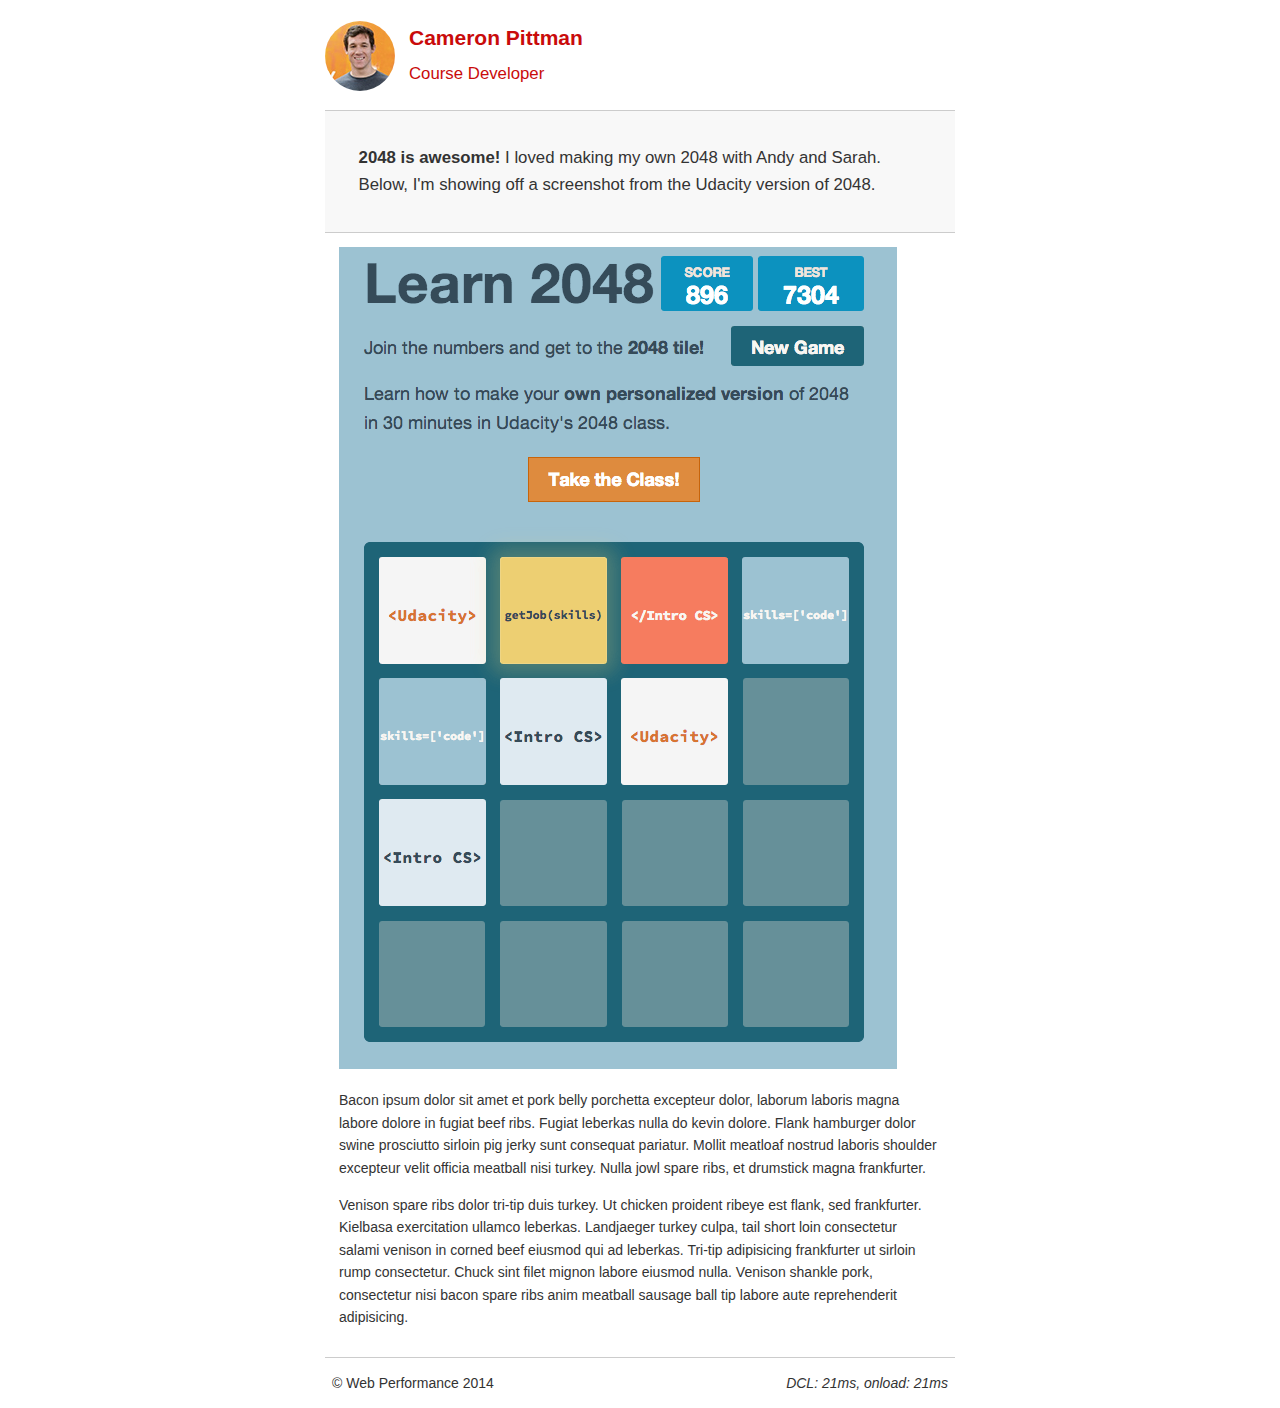
<file: project-2048.html>
<!DOCTYPE html>
<html lang="en">
  <head>
    <meta charset="utf-8">
    <meta name="viewport" content="width=device-width, initial-scale=1">
    <meta name="description" content=" FILL ME IN ">
    <meta name="author" content=" FILL ME IN ">
    <title>Cameron Pittman: Portfolio</title>

    <!-- Hmm, what is the impact of web fonts on speed? Measure it... -->
    <!-- <link href="//fonts.googleapis.com/css?family=Open+Sans:400,700" rel="stylesheet"> -->

    <link href="css/style.css" rel="stylesheet">
    <link href="css/print.css" rel="stylesheet">

    <script>
      (function(w,g){w['GoogleAnalyticsObject']=g;
      w[g]=w[g]||function(){(w[g].q=w[g].q||[]).push(arguments)};w[g].l=1*new Date();})(window,'ga');

      // Optional TODO: replace with your Google Analytics profile ID.
      ga('create', 'UA-XXXX-Y');
      ga('send', 'pageview');
    </script>
    <script src="//www.google-analytics.com/analytics.js"></script>
    <script src="js/perfmatters.js"></script>
  </head>

  <body>
    <header>
      <a href="/"><img src="img/profilepic.jpg"></a>
      <p>Cameron Pittman<br><span>Course Developer</span></p>
    </header>

    <div class="container">
      <div class="hero">
        <strong>2048 is awesome!</strong> I loved making my own 2048 with Andy and Sarah. Below, I'm showing off a screenshot from the Udacity version of 2048.
      </div>

      <div class="content">

        <img class="img-responsive" src="img/2048.png">

        <p>Bacon ipsum dolor sit amet et pork belly porchetta excepteur dolor, laborum laboris magna labore dolore in fugiat beef ribs. Fugiat leberkas nulla do kevin dolore. Flank hamburger dolor swine prosciutto sirloin pig jerky sunt consequat pariatur. Mollit meatloaf nostrud laboris shoulder excepteur velit officia meatball nisi turkey. Nulla jowl spare ribs, et drumstick magna frankfurter.</p>

        <p>Venison spare ribs dolor tri-tip duis turkey. Ut chicken proident ribeye est flank, sed frankfurter. Kielbasa exercitation ullamco leberkas. Landjaeger turkey culpa, tail short loin consectetur salami venison in corned beef eiusmod qui ad leberkas. Tri-tip adipisicing frankfurter ut sirloin rump consectetur. Chuck sint filet mignon labore eiusmod nulla. Venison shankle pork, consectetur nisi bacon spare ribs anim meatball sausage ball tip labore aute reprehenderit adipisicing.</p>

    </div>

    <footer>
      <p>&copy; Web Performance 2014 <span id="crp-stats"></span></p>
    </footer>
  </body>
</html>
</file>
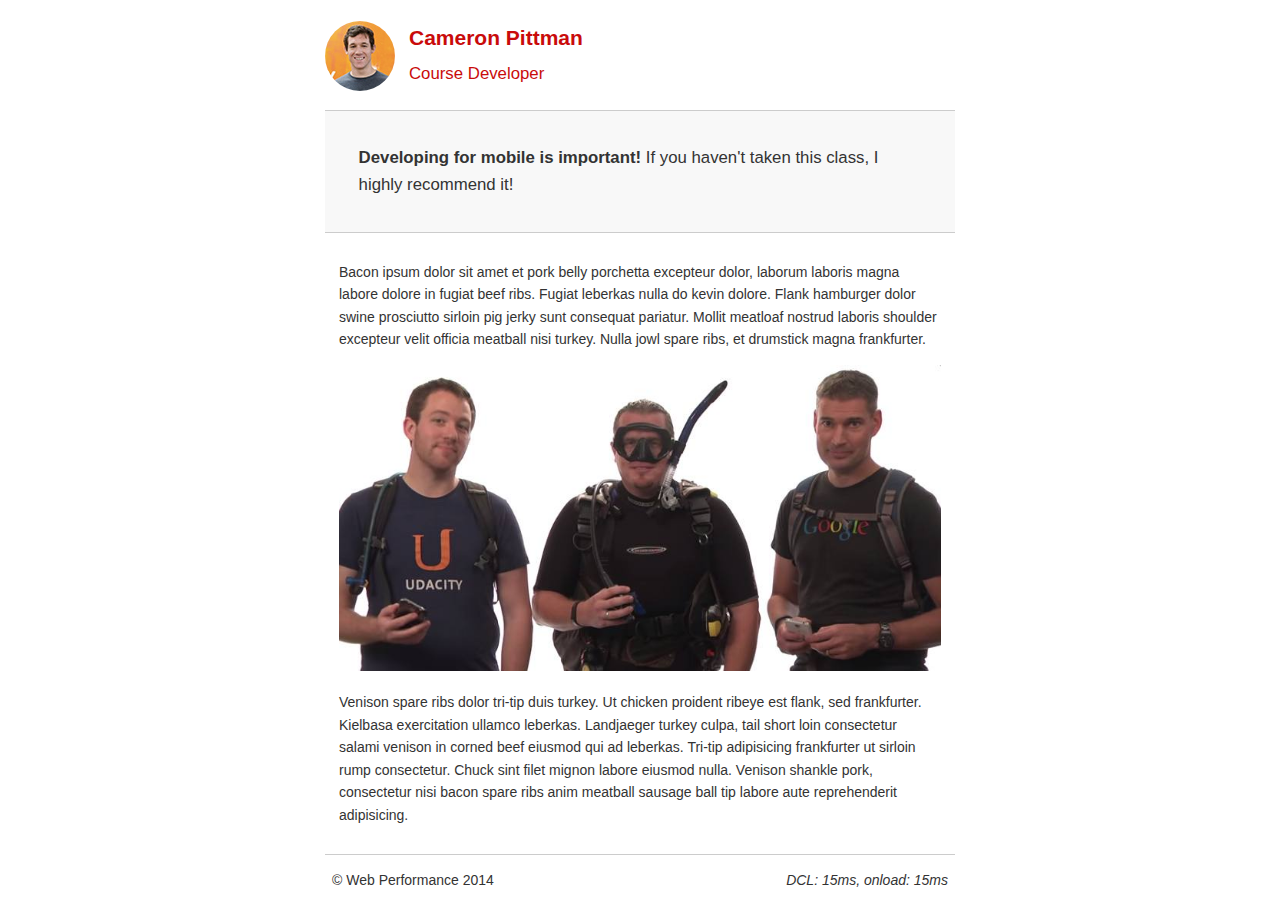
<file: project-mobile.html>
<!DOCTYPE html>
<html lang="en">
  <head>
    <meta charset="utf-8">
    <meta name="viewport" content="width=device-width, initial-scale=1">
    <meta name="description" content=" FILL ME IN ">
    <meta name="author" content=" FILL ME IN ">
    <title>Cameron Pitman: Portfolio</title>

    <!-- Hmm, what is the impact of web fonts on speed? Measure it... -->
    <!-- <link href="//fonts.googleapis.com/css?family=Open+Sans:400,700" rel="stylesheet"> -->

    <link href="css/style.css" rel="stylesheet">
    <link href="css/print.css" rel="stylesheet">

    <script>
      (function(w,g){w['GoogleAnalyticsObject']=g;
      w[g]=w[g]||function(){(w[g].q=w[g].q||[]).push(arguments)};w[g].l=1*new Date();})(window,'ga');

      // Optional TODO: replace with your Google Analytics profile ID.
      ga('create', 'UA-XXXX-Y');
      ga('send', 'pageview');
    </script>
    <script src="http://www.google-analytics.com/analytics.js"></script>
    <script async src="js/perfmatters.js"></script>
  </head>

  <body>
    <header>
      <a href="/"><img src="img/profilepic.jpg"></a>
      <p>Cameron Pittman<br><span>Course Developer</span></p>
    </header>

    <div class="container">
      <div class="hero">
        <strong>Developing for mobile is important!</strong> If you haven't taken this class, I highly recommend it!
      </div>

      <div class="content">

        <p>Bacon ipsum dolor sit amet et pork belly porchetta excepteur dolor, laborum laboris magna labore dolore in fugiat beef ribs. Fugiat leberkas nulla do kevin dolore. Flank hamburger dolor swine prosciutto sirloin pig jerky sunt consequat pariatur. Mollit meatloaf nostrud laboris shoulder excepteur velit officia meatball nisi turkey. Nulla jowl spare ribs, et drumstick magna frankfurter.</p>

        <img src="img/mobilewebdev.jpg">

        <p>Venison spare ribs dolor tri-tip duis turkey. Ut chicken proident ribeye est flank, sed frankfurter. Kielbasa exercitation ullamco leberkas. Landjaeger turkey culpa, tail short loin consectetur salami venison in corned beef eiusmod qui ad leberkas. Tri-tip adipisicing frankfurter ut sirloin rump consectetur. Chuck sint filet mignon labore eiusmod nulla. Venison shankle pork, consectetur nisi bacon spare ribs anim meatball sausage ball tip labore aute reprehenderit adipisicing.</p>

    </div>

    <footer>
      <p>&copy; Web Performance 2014 <span id="crp-stats"></span></p>
    </footer>
  </body>
</html>
</file>
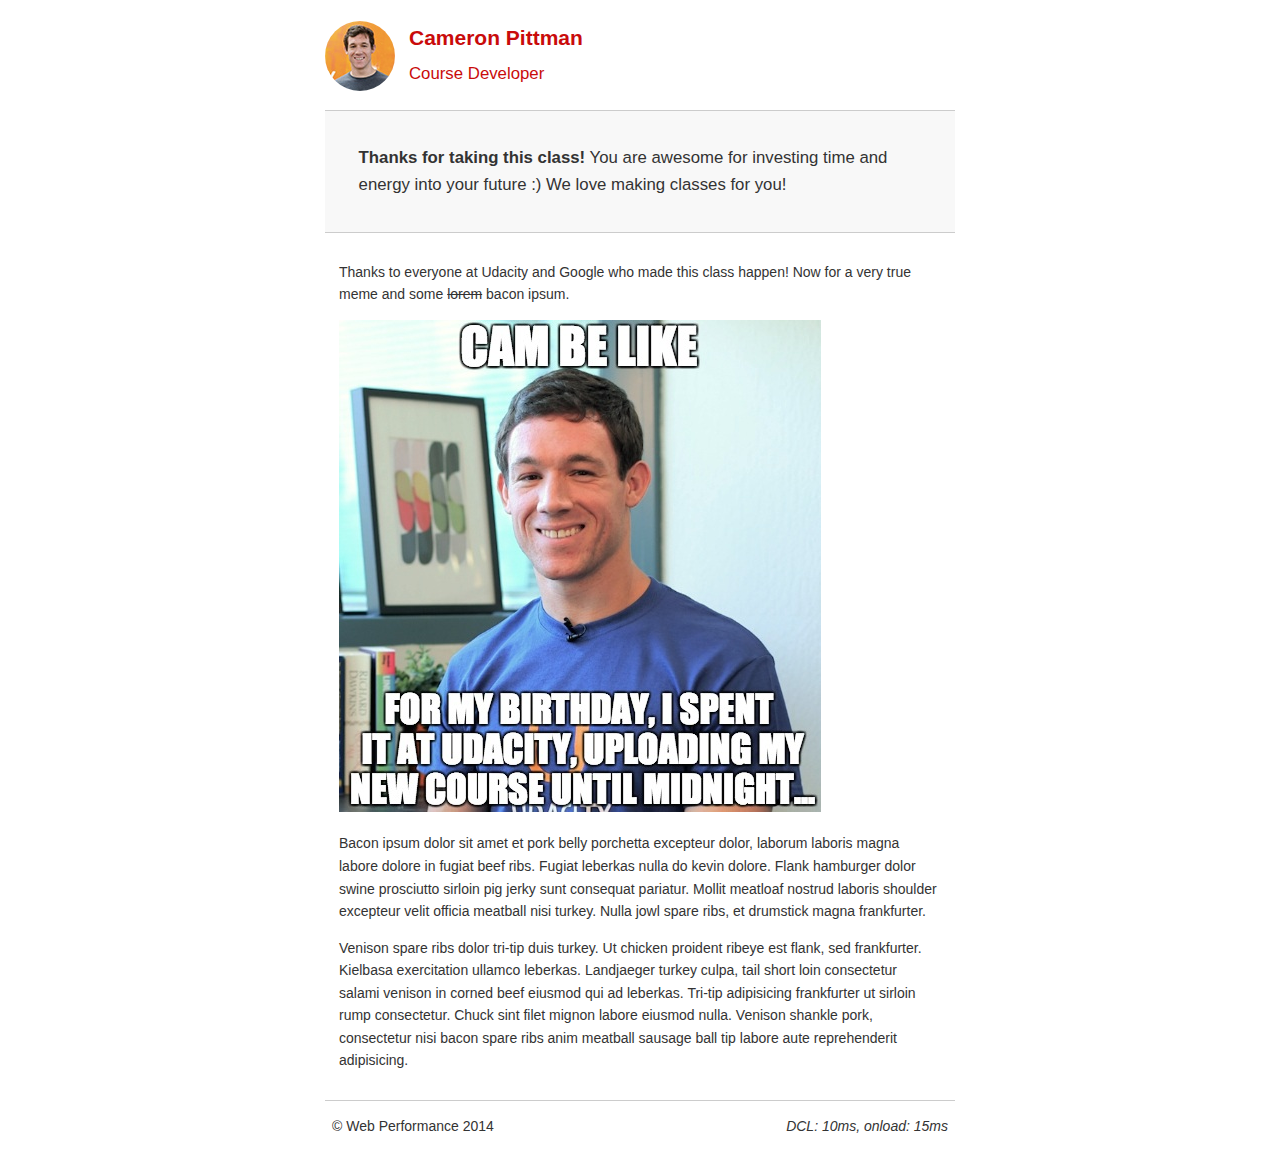
<file: project-webperf.html>
<!DOCTYPE html>
<html lang="en">
  <head>
    <meta charset="utf-8">
    <meta name="viewport" content="width=device-width, initial-scale=1">
    <meta name="description" content=" FILL ME IN ">
    <meta name="author" content=" FILL ME IN ">
    <title>Cameron Pittman: Portfolio</title>

    <!-- Hmm, what is the impact of web fonts on speed? Measure it... -->
    <!-- <link href="//fonts.googleapis.com/css?family=Open+Sans:400,700" rel="stylesheet"> -->

    <link href="css/style.css" rel="stylesheet">
    <link href="css/print.css" rel="stylesheet">

    <script>
      (function(w,g){w['GoogleAnalyticsObject']=g;
      w[g]=w[g]||function(){(w[g].q=w[g].q||[]).push(arguments)};w[g].l=1*new Date();})(window,'ga');

      // Optional TODO: replace with your Google Analytics profile ID.
      ga('create', 'UA-XXXX-Y');
      ga('send', 'pageview');
    </script>
    <script src="http://www.google-analytics.com/analytics.js"></script>
    <script async src="js/perfmatters.js"></script>
  </head>

  <body>
    <header>
      <a href="/"><img src="img/profilepic.jpg"></a>
      <p>Cameron Pittman<br><span>Course Developer</span></p>
    </header>

    <div class="container">
      <div class="hero">
        <strong>Thanks for taking this class!</strong> You are awesome for investing time and energy into your future :) We love making classes for you!
      </div>

      <div class="content">

        <p>Thanks to everyone at Udacity and Google who made this class happen! Now for a very true meme and some <strike>lorem</strike> bacon ipsum.</p>

        <img src="img/cam_be_like.jpg">

        <p>Bacon ipsum dolor sit amet et pork belly porchetta excepteur dolor, laborum laboris magna labore dolore in fugiat beef ribs. Fugiat leberkas nulla do kevin dolore. Flank hamburger dolor swine prosciutto sirloin pig jerky sunt consequat pariatur. Mollit meatloaf nostrud laboris shoulder excepteur velit officia meatball nisi turkey. Nulla jowl spare ribs, et drumstick magna frankfurter.</p>

        <p>Venison spare ribs dolor tri-tip duis turkey. Ut chicken proident ribeye est flank, sed frankfurter. Kielbasa exercitation ullamco leberkas. Landjaeger turkey culpa, tail short loin consectetur salami venison in corned beef eiusmod qui ad leberkas. Tri-tip adipisicing frankfurter ut sirloin rump consectetur. Chuck sint filet mignon labore eiusmod nulla. Venison shankle pork, consectetur nisi bacon spare ribs anim meatball sausage ball tip labore aute reprehenderit adipisicing.</p>

    </div>

    <footer>
      <p>&copy; Web Performance 2014 <span id="crp-stats"></span></p>
    </footer>
  </body>
</html>
</file>
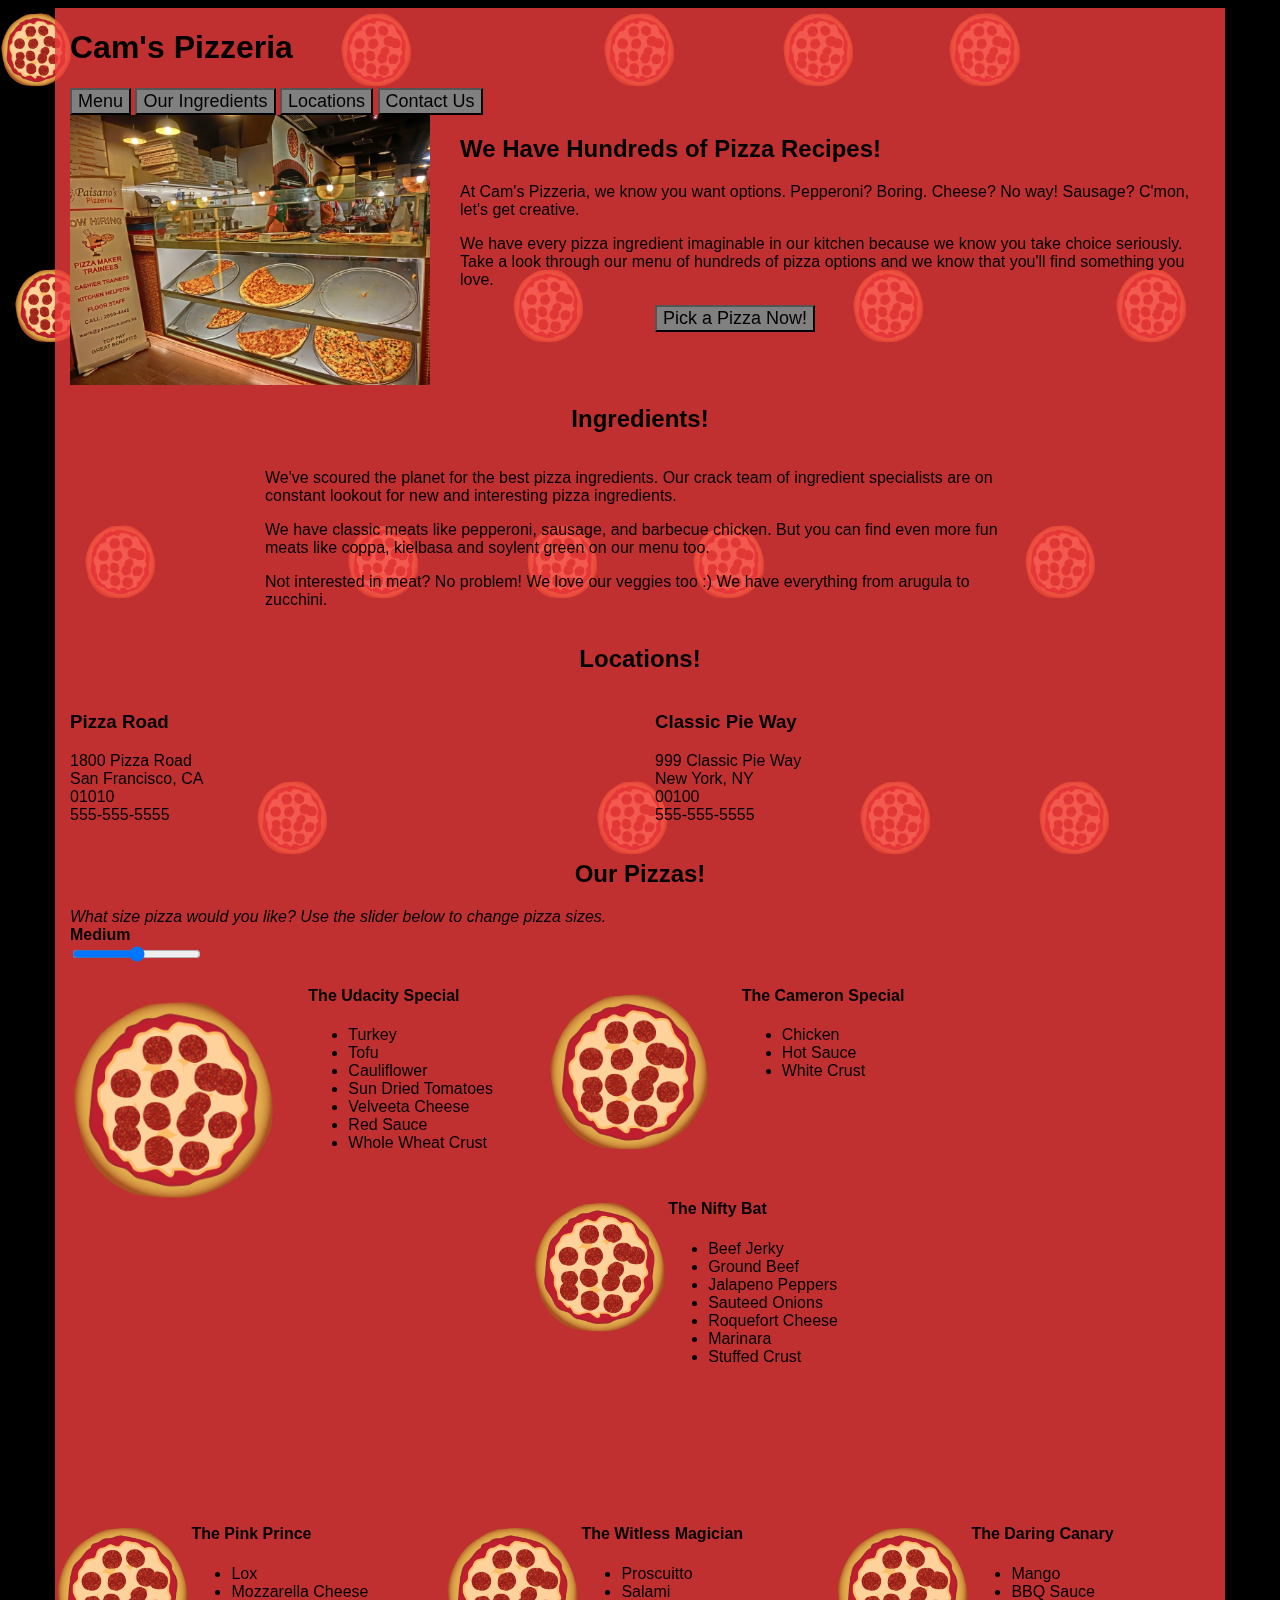
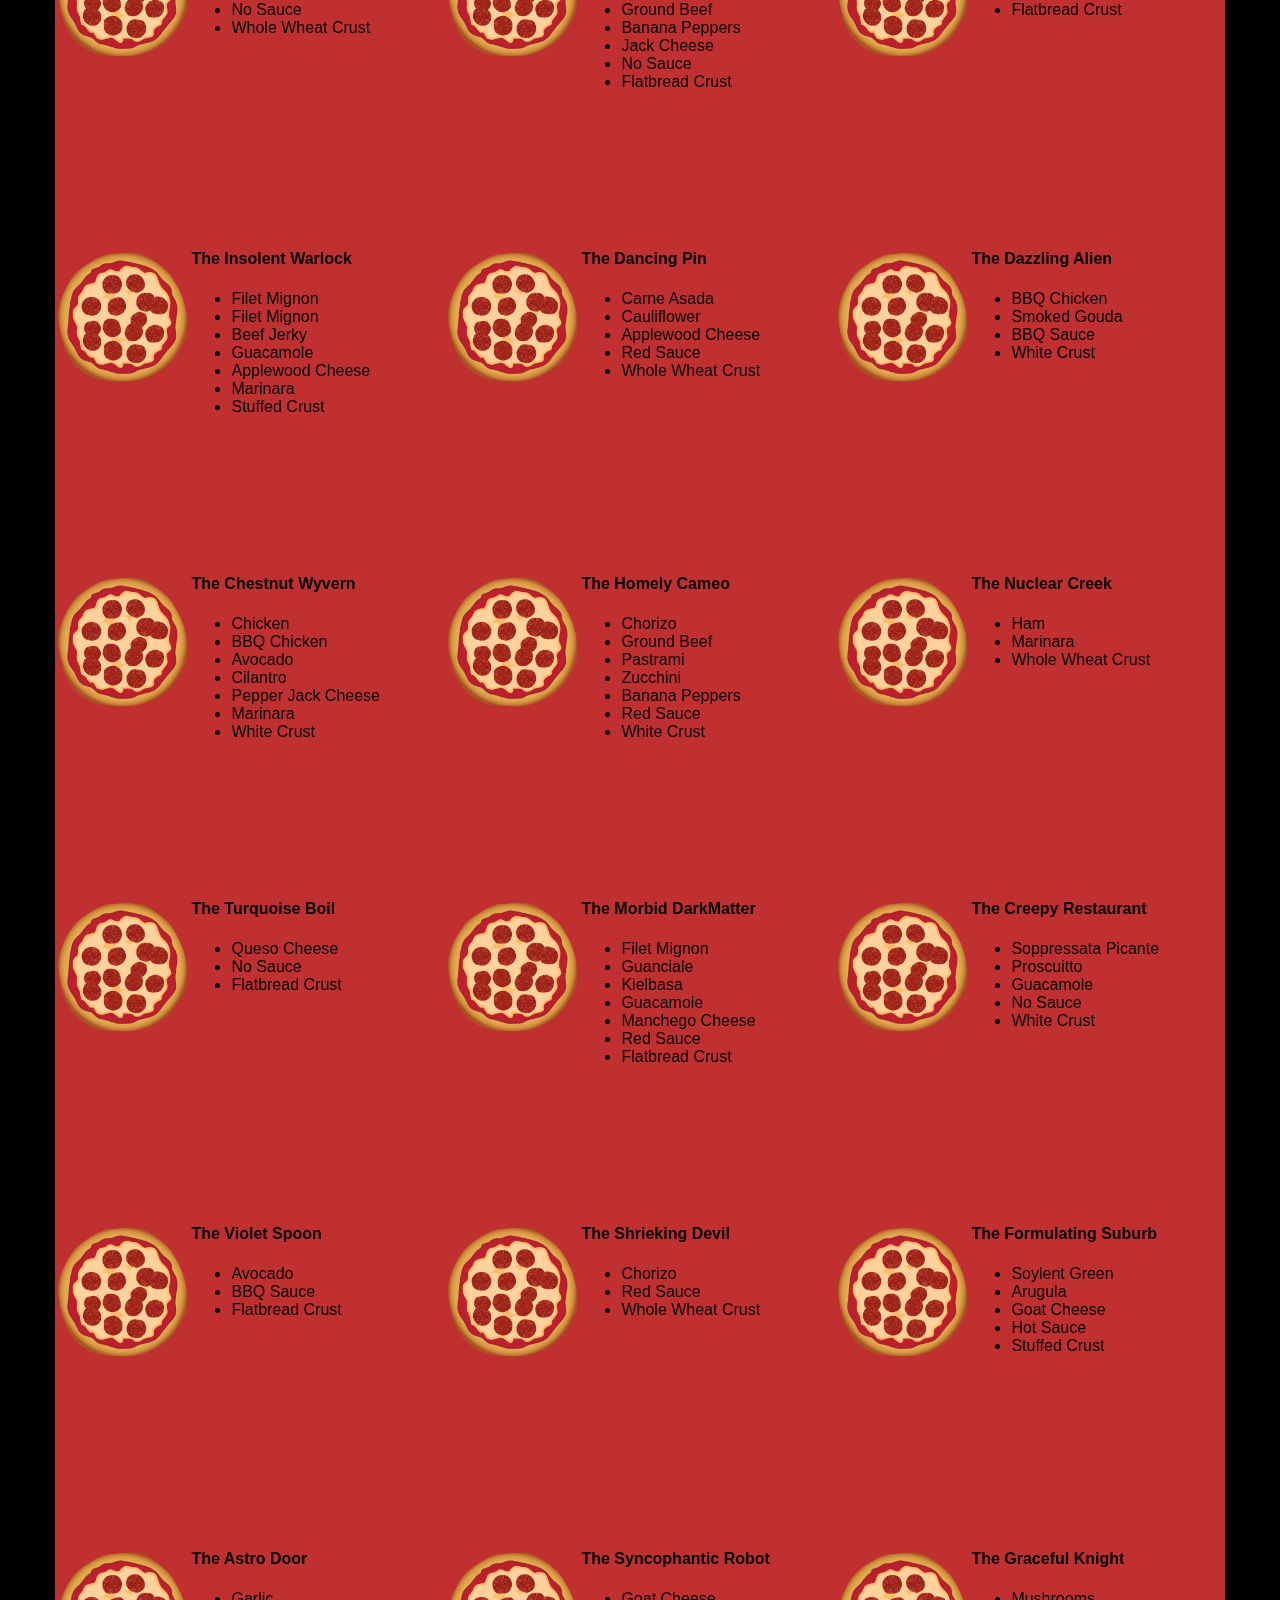
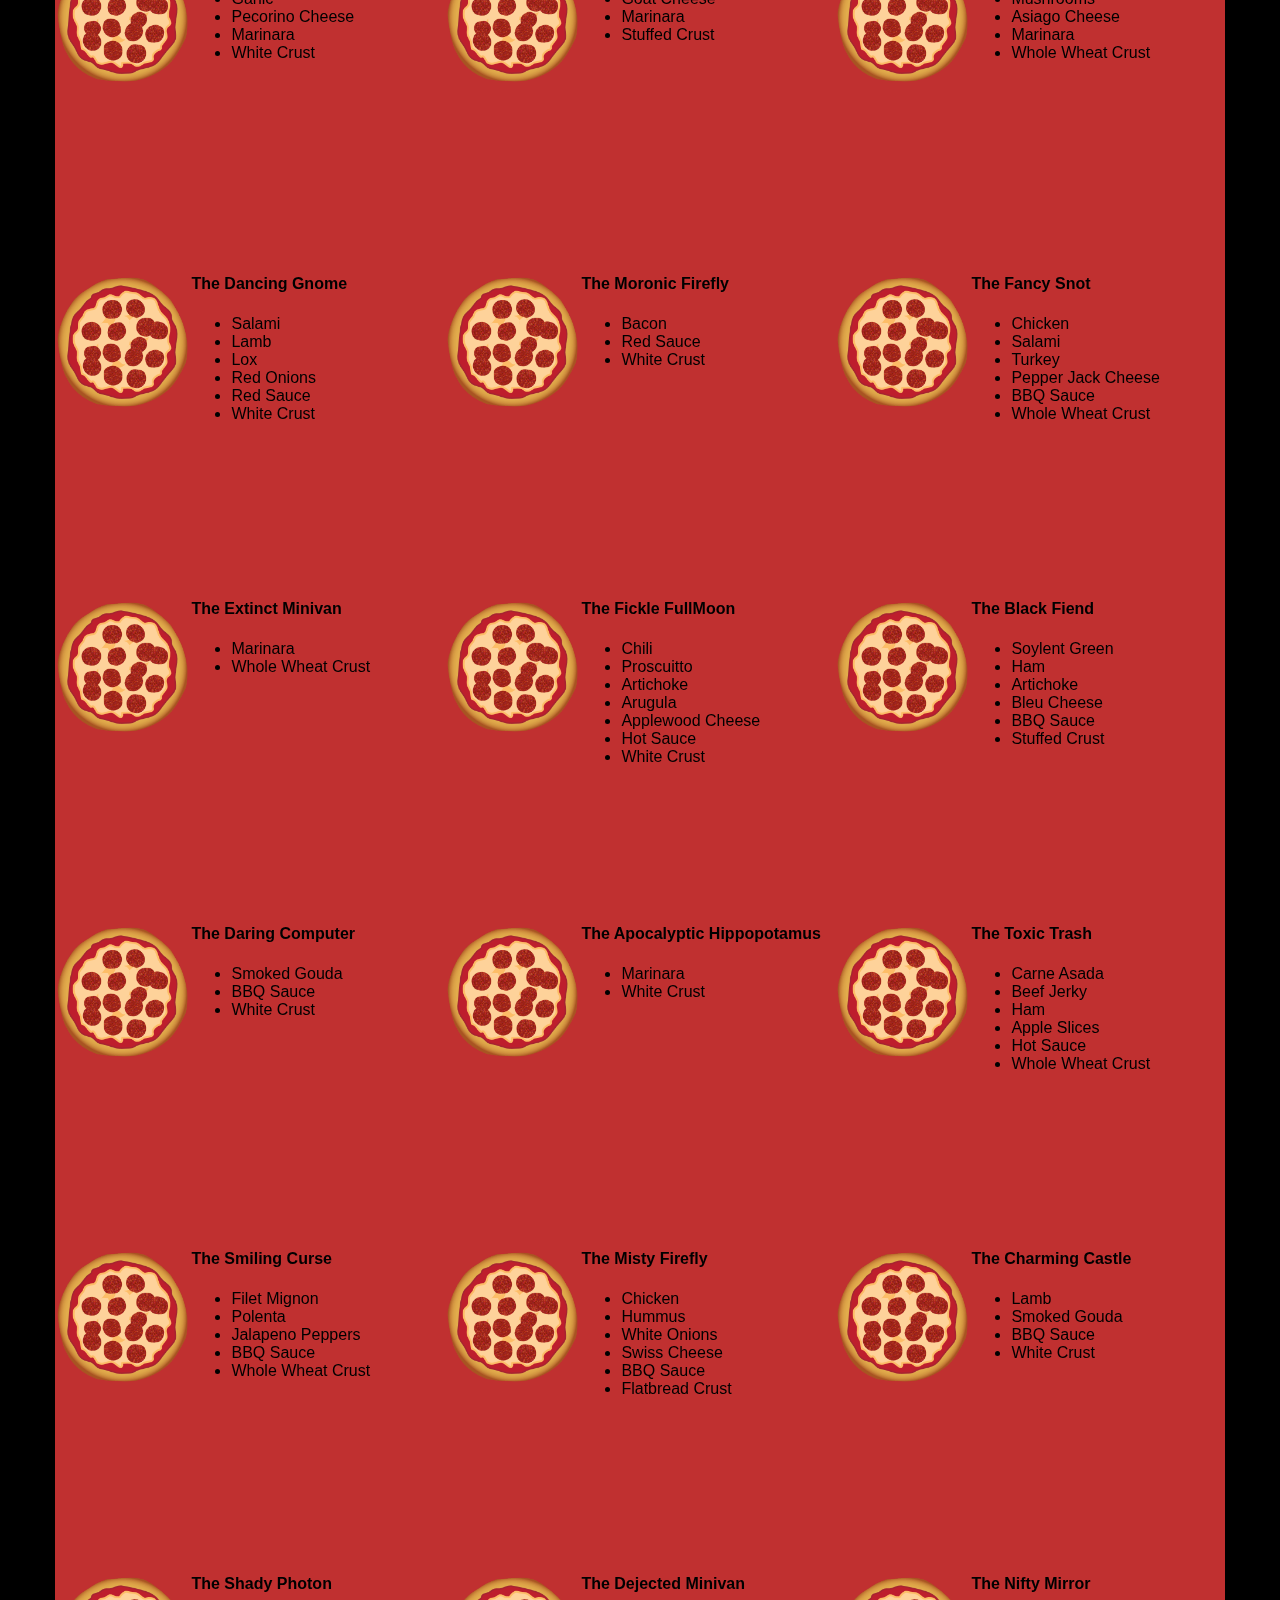
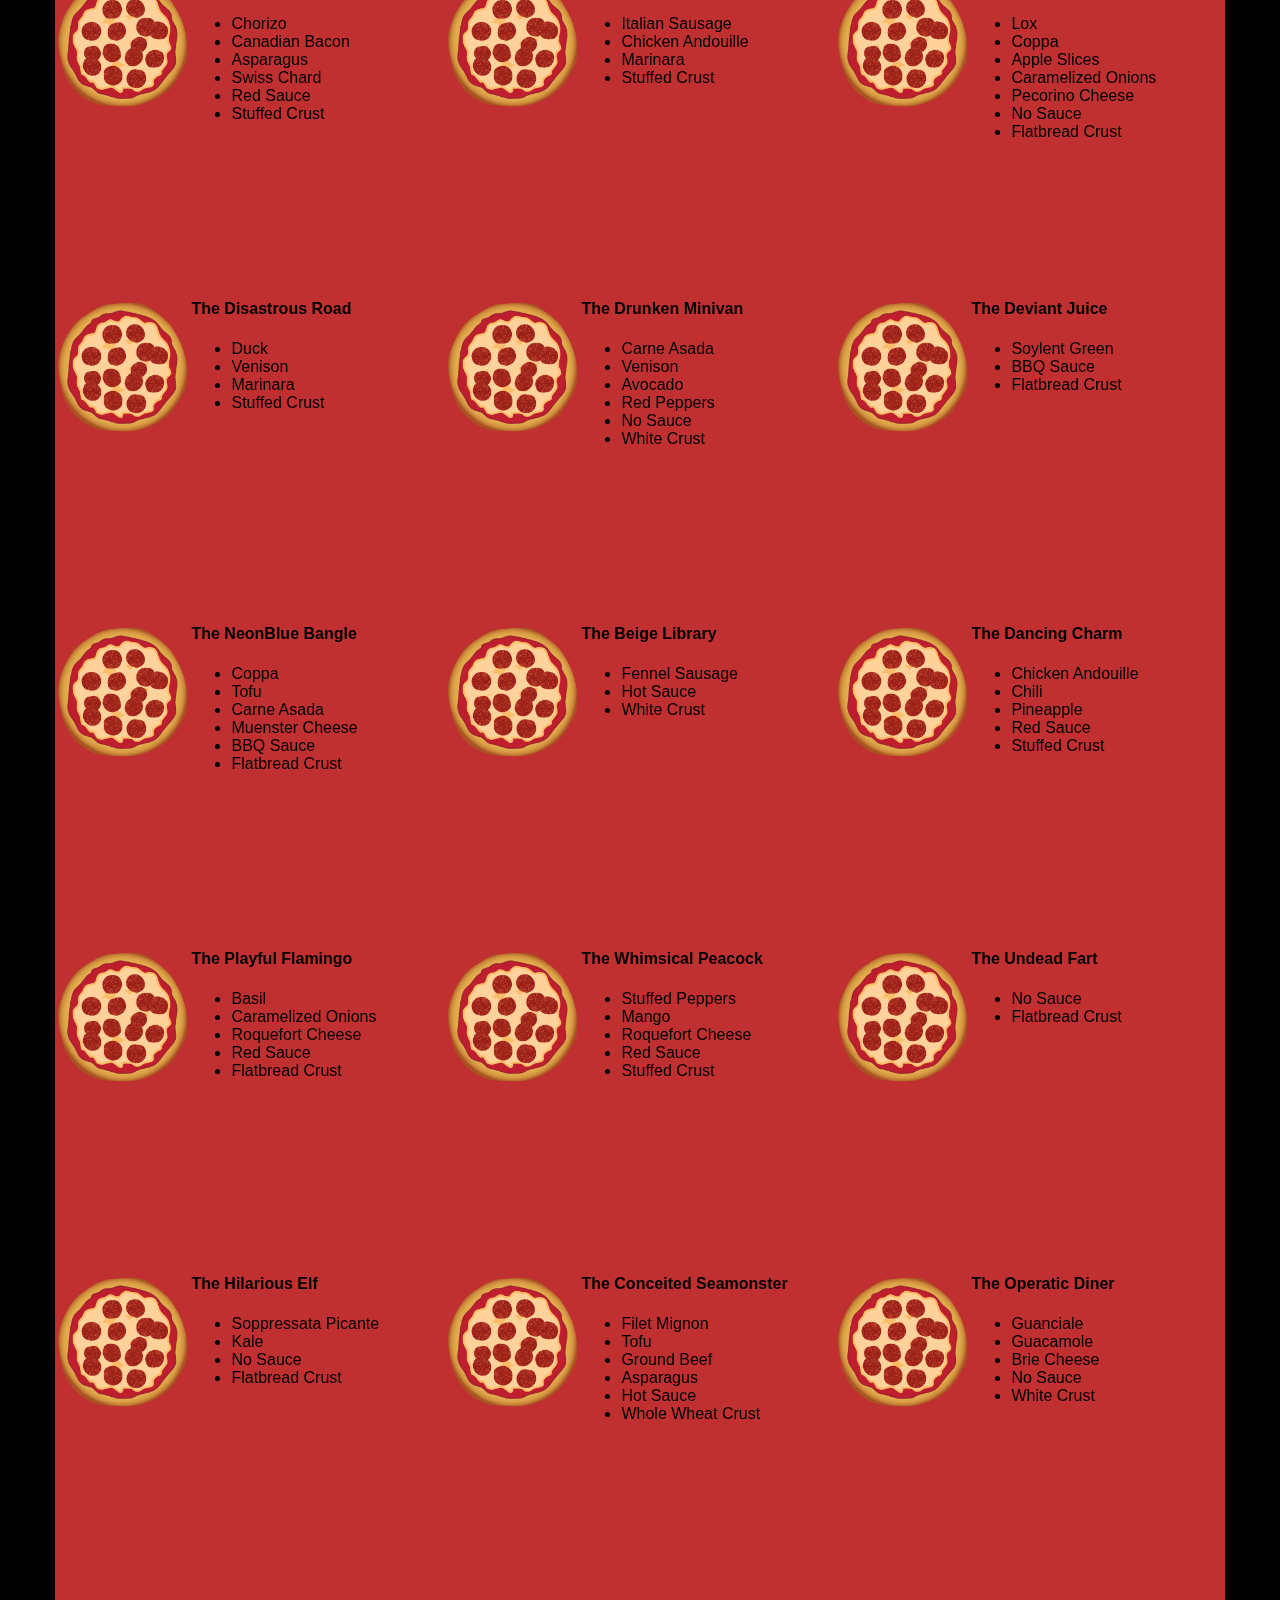
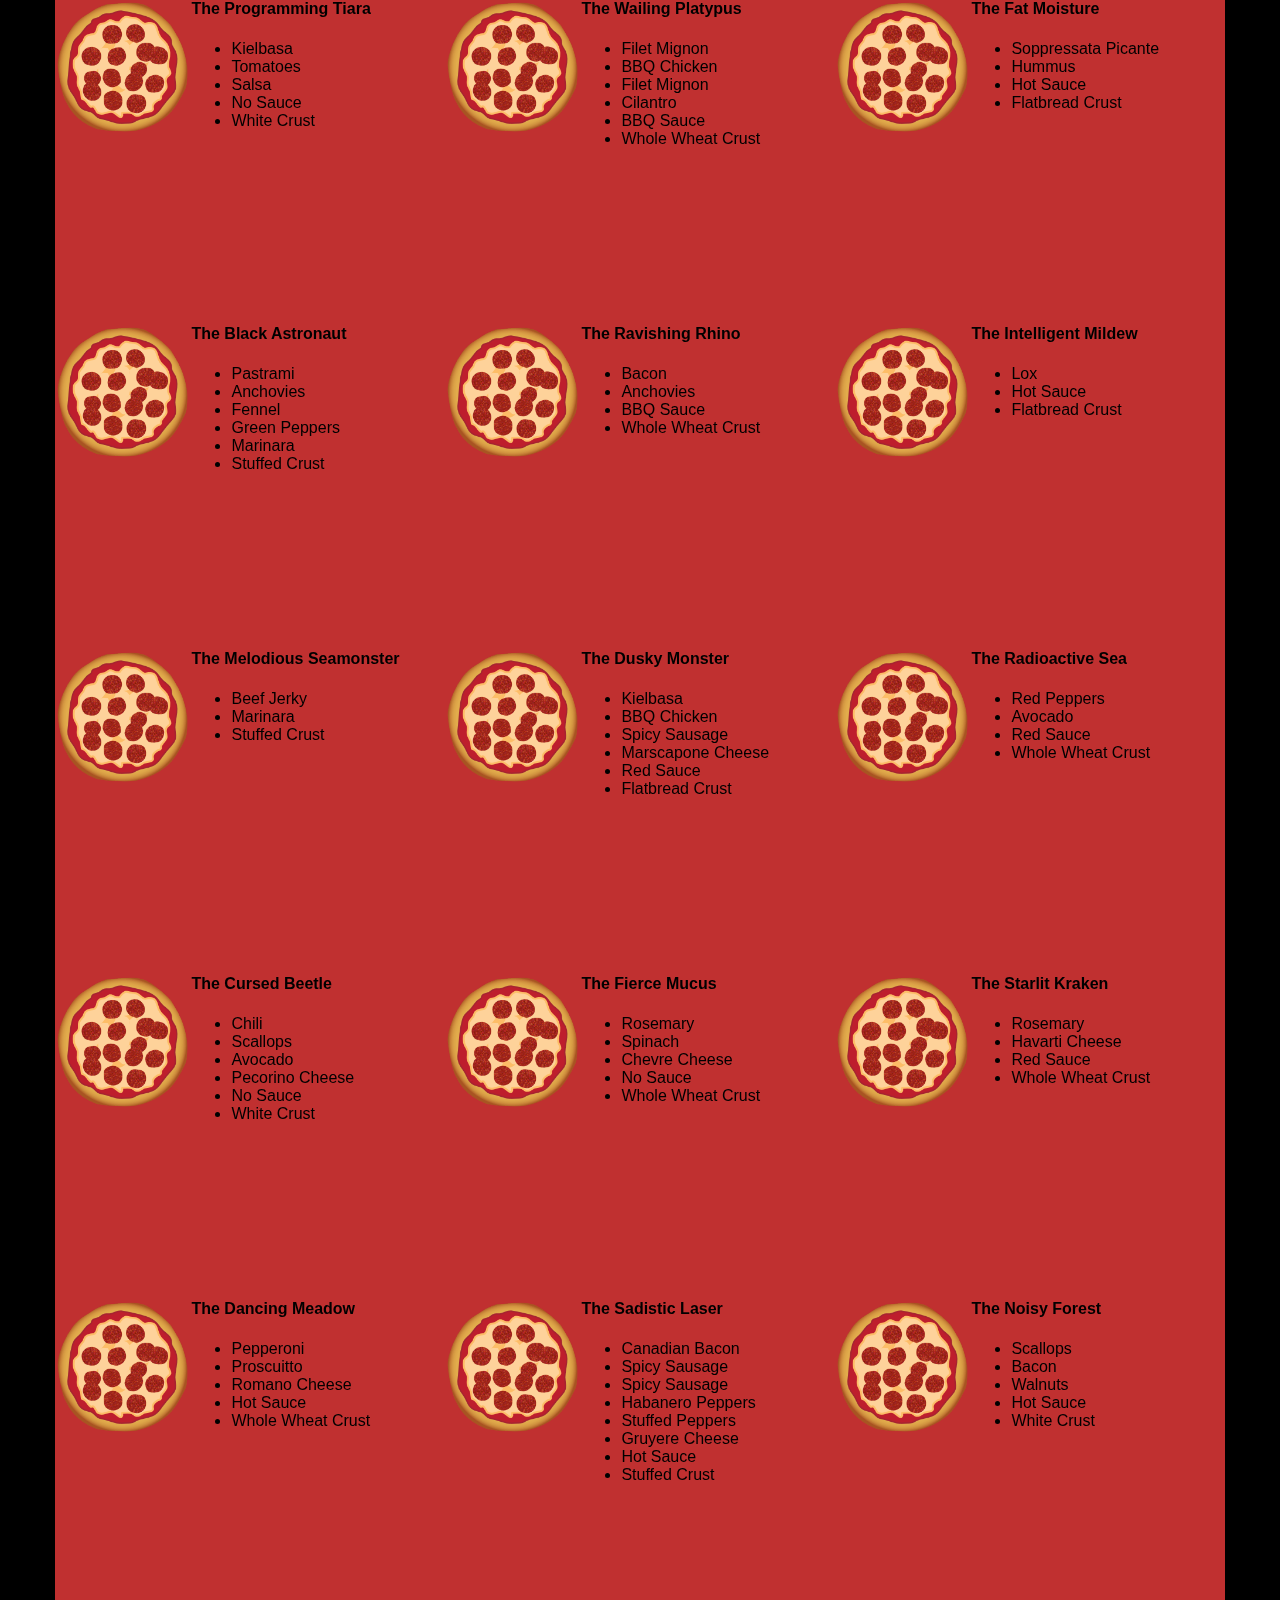
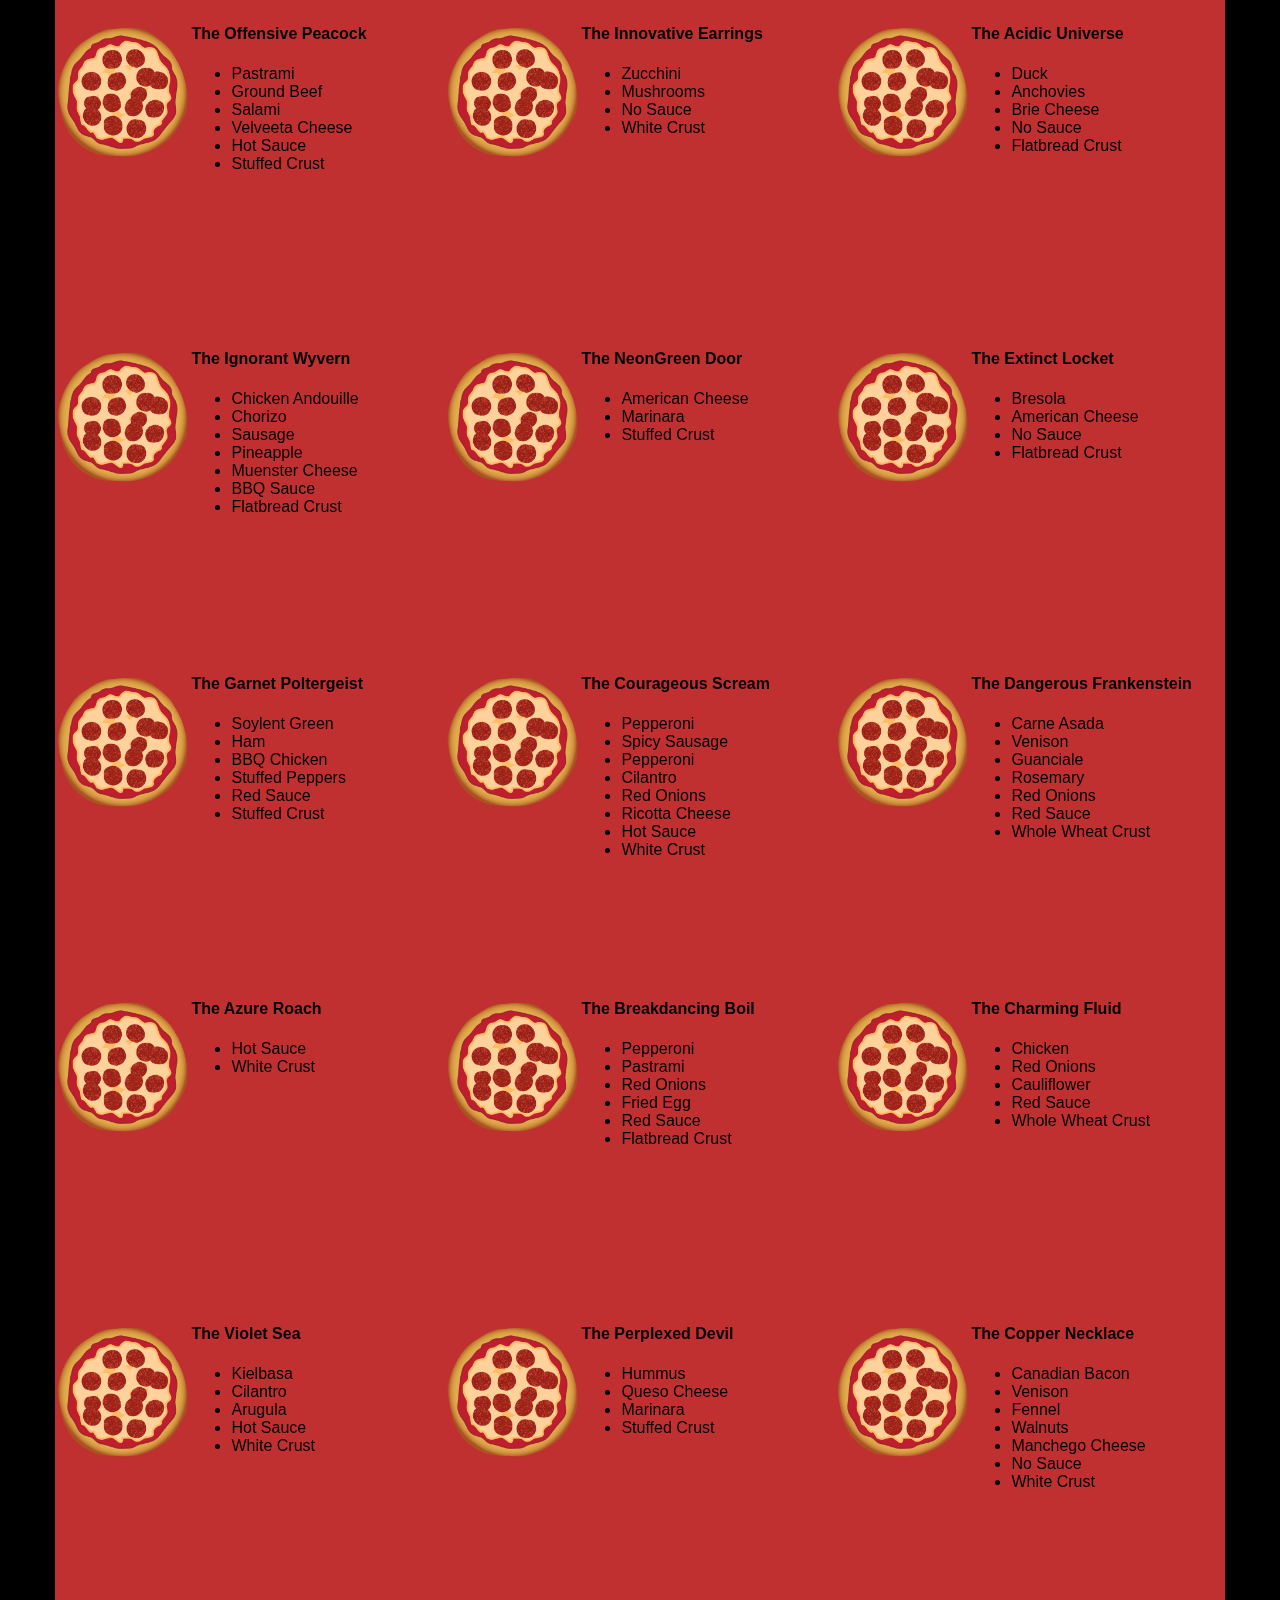
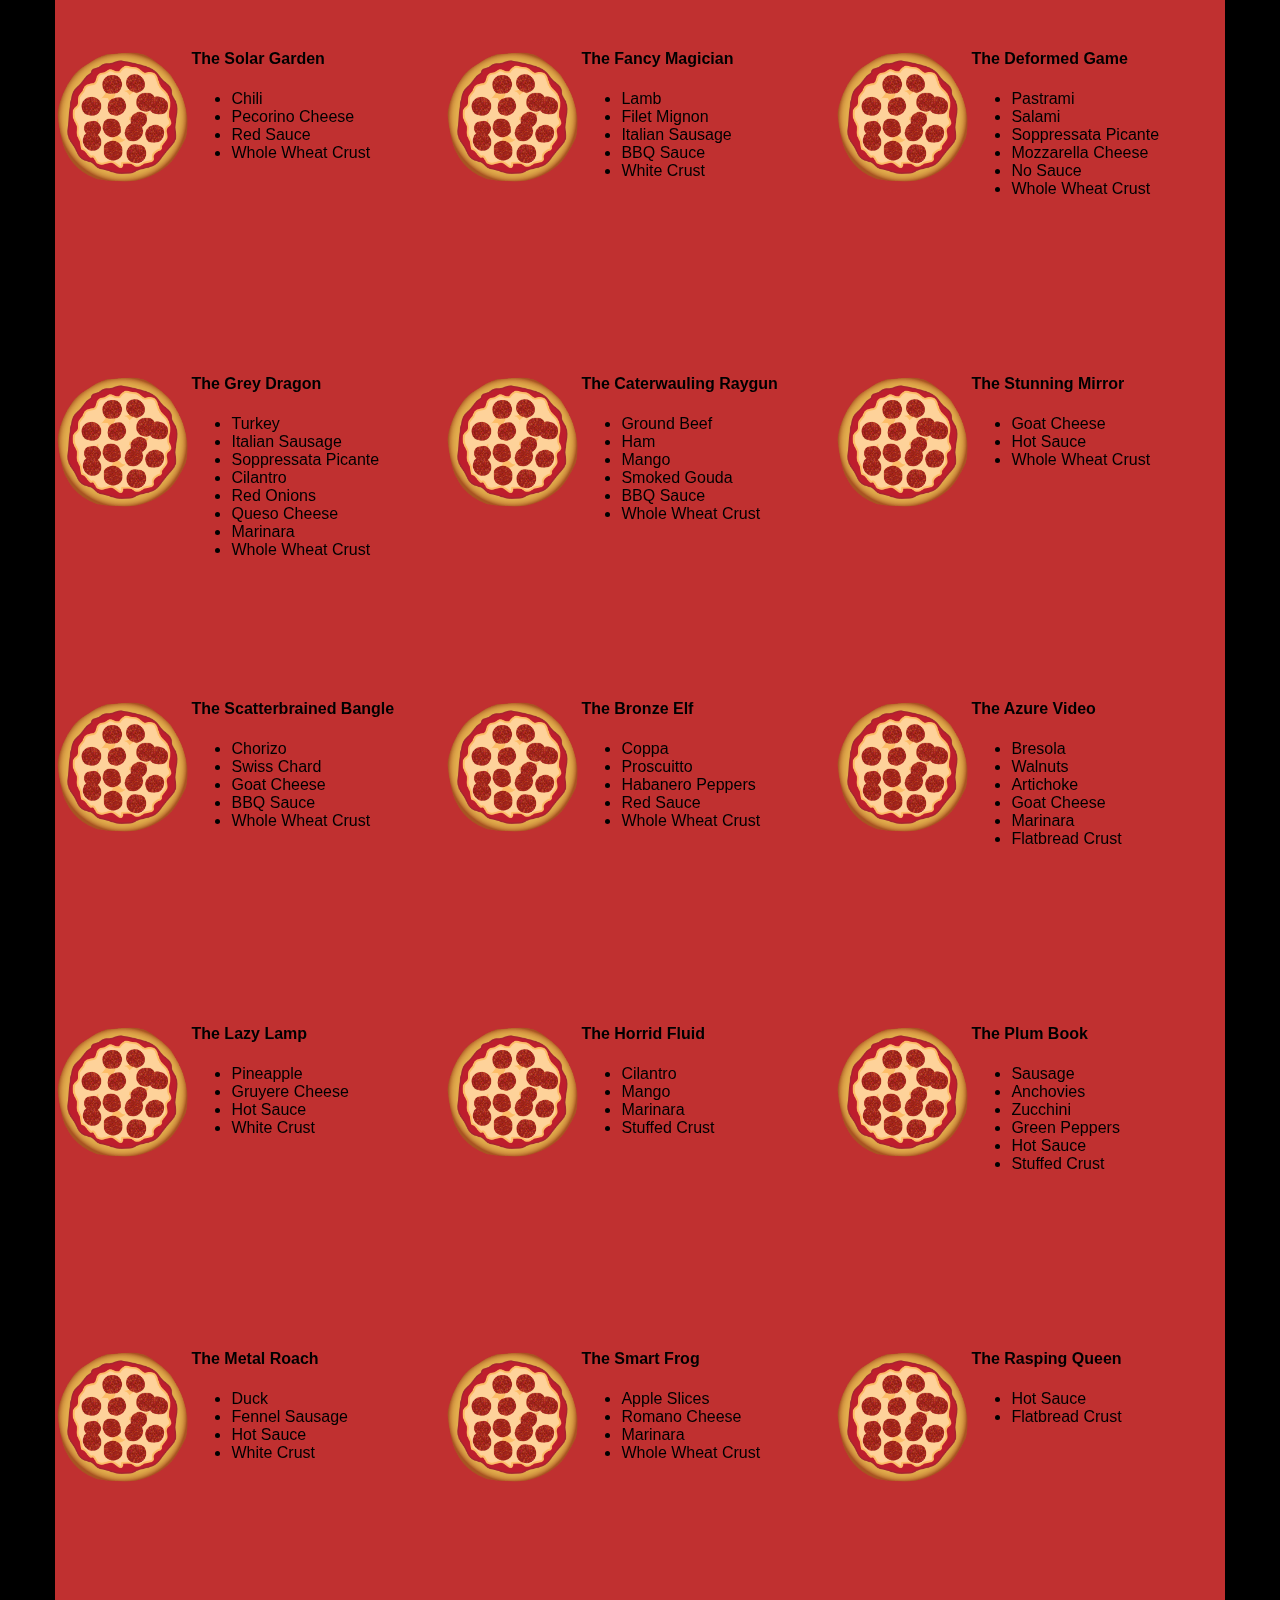
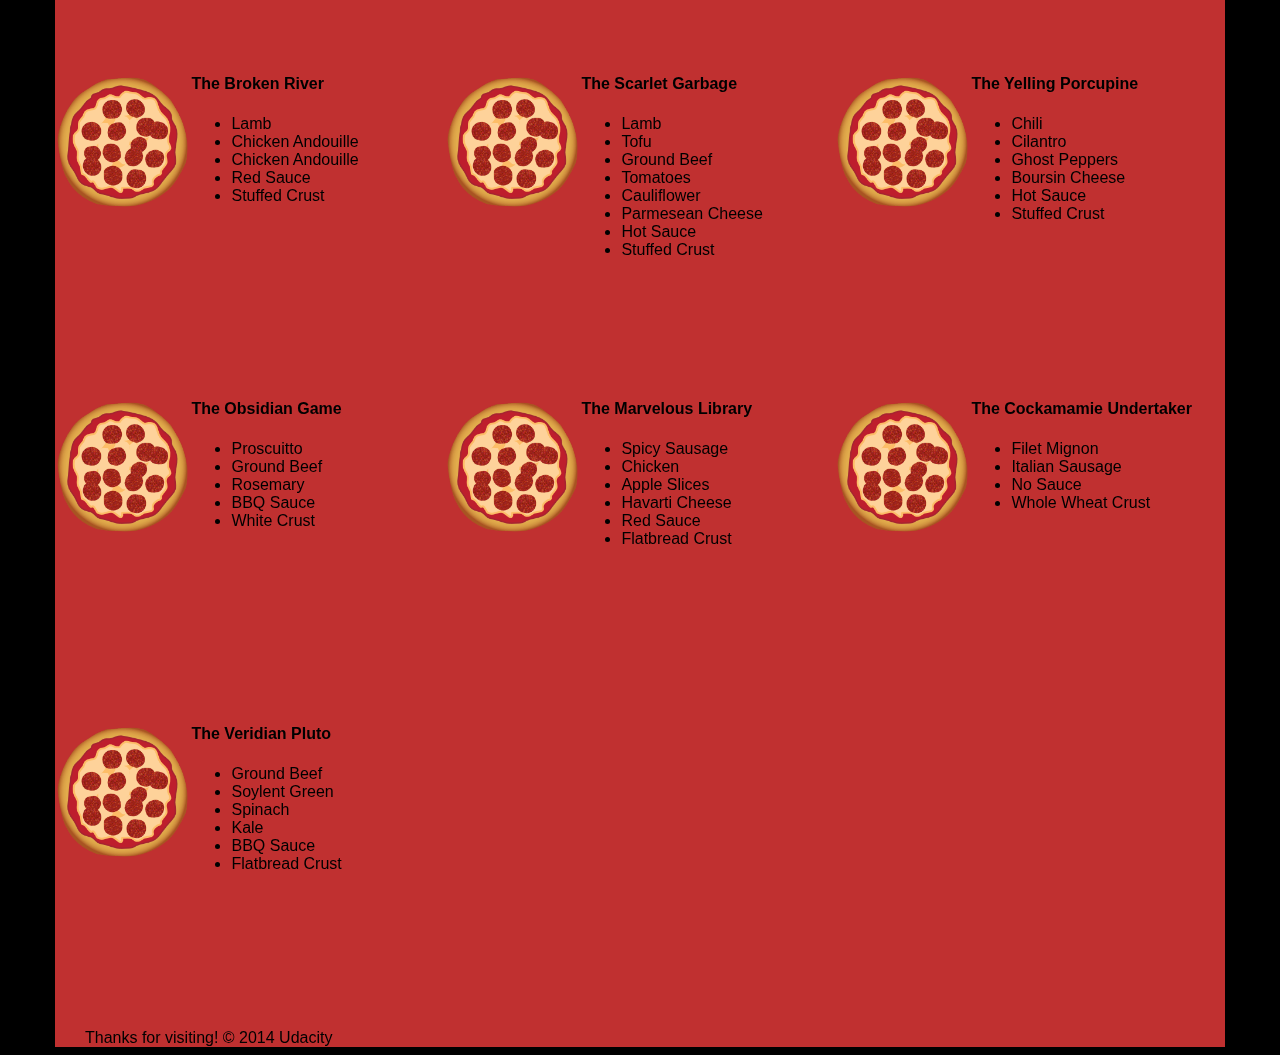
<file: views/pizza.html>
<!DOCTYPE HTML>
<html>
<head>
  <link rel="stylesheet" href="css/style.css">
  <link rel="stylesheet" href="css/bootstrap-grid.css">
</head>

<body>
  <div class="container">
    <div id="header" class="row">
      <div class="col-md-6">
        <div class="row">
          <div class="col-md-12">
            <h1>Cam's Pizzeria</h1>
            <div class="row">
              <div id="menu" class="col-md-12">
                <form action="#randomPizzas">
                  <input type="submit" value="Menu">
                </form>
                <form action="#ingredients">
                  <input type="submit" value="Our Ingredients">
                </form>
                <form action="#locations">
                  <input type="submit" value="Locations">
                </form>
                <form action="#" onsubmit="alert('Thanks for clicking! This button doesn\'t do anything because this is a fake pizzeria :\)')">
                  <input type="submit" value="Contact Us">
                </form>
              </div>
            </div>
          </div>
        </div>
      </div>
      <div id="movingPizzas1" class="col-md-6">
      </div>
    </div>
    <div id="callToAction" class="row">
      <div class="col-md-4">
        <img src="images/pizzeria.jpg" class="img-responsive"> <!-- Image credit to: http://commons.wikimedia.org/wiki/File:HK_TST_night_%E5%98%89%E8%98%AD%E9%81%93_Granville_Road_restaurant_Paisano's_Pizzeria_pizza_Dec-2013.JPG -->
      </div>
      <div class="col-md-8">
        <div class="row">
          <div class="col-md-12">
            <h2>We Have Hundreds of Pizza Recipes!</h2>
            <p>At Cam's Pizzeria, we know you want options. Pepperoni? Boring. Cheese? No way! Sausage? C'mon, let's get creative.</p>

            <p>We have every pizza ingredient imaginable in our kitchen because we know you take choice seriously. Take a look through our menu of hundreds of pizza options and we know that you'll find something you love.</p>
          </div>
        </div>
        <div class="row">
          <div class="col-md-6 col-md-push-3">
            <form action="#randomPizzas">
              <input type="submit" value="Pick a Pizza Now!">
            </form>
          </div>
        </div>
      </div>
    </div>
    <div id="ingredients" class="row">
      <div class="col-md-8 col-md-push-2">
        <div class="row">
          <div class="col-md-12 centered">
            <h2>Ingredients!</h2>
          </div>
        </div>
        <div class="row">
          <div class="col-md-12">
            <p>We've scoured the planet for the best pizza ingredients. Our crack team of ingredient specialists are on constant lookout for new and interesting pizza ingredients.</p>

            <p>We have classic meats like pepperoni, sausage, and barbecue chicken. But you can find even more fun meats like coppa, kielbasa and soylent green on our menu too.</p>

            <p>Not interested in meat? No problem! We love our veggies too :) We have everything from arugula to zucchini.</p>
          </div>
        </div>
      </div>
    </div>
    <div id="locations" class="row">
      <div class="col-md-12">
        <h2 style="text-align: center">Locations!</h2>
        <div class="row">
          <div class="col-md-6">
            <h3>Pizza Road</h3>
            <p>1800 Pizza Road<br>San Francisco, CA<br>01010<br>555-555-5555</p>
          </div>
          <div class="col-md-6">
            <h3>Classic Pie Way</h3>
            <p>999 Classic Pie Way<br>New York, NY<br>00100<br>555-555-5555</p>
          </div>
        </div>
      </div>
    </div>
    <div id="pizzaGenerator" class="row">
      <div class="col-md-12">
        <h2 style="text-align: center">Our Pizzas!</h2>
        <div class="row">
          <div class="col-md-12">
            <em>What size pizza would you like? Use the slider below to change pizza sizes.</em>
          </div>
          <div id="pizzaSize" class="col-md-6">Medium</div>
          <div class="col-md-12">
            <input id="sizeSlider" type="range" min="1" max="3" value="2" step="1" onchange="resizePizzas(this.value)"></input>
          </div>
        </div>
        <div id="randomPizzas" class="row">
          <div id="pizza0" class="randomPizzaContainer">
            <div class="col-md-6">
              <img src="images/pizza.png" class="img-responsive">
            </div>
            <div class="col-md-6">
              <h4>The Udacity Special</h4>
              <ul>
                <li>Turkey</li>
                <li>Tofu</li>
                <li>Cauliflower</li>
                <li>Sun Dried Tomatoes</li>
                <li>Velveeta Cheese</li>
                <li>Red Sauce</li>
                <li>Whole Wheat Crust</li>
              </ul>
            </div>
          </div>
          <div id="pizza1" class="randomPizzaContainer" style="width:33.33%;">
            <div class="col-md-6">
              <img src="images/pizza.png" class="img-responsive">
            </div>
            <div class="col-md-6">
              <h4>The Cameron Special</h4>
              <ul>
                <li>Chicken</li>
                <li>Hot Sauce</li>
                <li>White Crust</li>
              </ul>
            </div>
          </div>
        </div>
      </div>
    </div>
    <div id="footer" class="col-md-12">Thanks for visiting! &copy; 2014 Udacity</div>
  </div>
  <script type="text/javascript" src="js/main.js"></script>
</body>
</html>
</file>
<file: css/style.css>
html { font-size: 100%; overflow-y: scroll; -webkit-tap-highlight-color: rgba(0,0,0,0); -ms-text-size-adjust: 100%; -webkit-text-size-adjust: none; } body { margin: 0; font-size: 14px; line-height: 1.61; font-weight: 400; } body, button, input, select, textarea { font-family: 'Open Sans', sans-serif; color: #333; } a { color: #12C; } a:visited { color: #61C; } a:focus { outline: thin dotted; } a:hover, a:active { color: #c00; outline: 0; } b, strong { font-weight: bold; } pre, code { font-family: monospace, monospace; font-size: 1em; } ul, ol { margin: 1em 0; padding: 0 0 0 20px; } img { border: 0; max-width: 100%; } body { background: #fff; } header, footer, .container { max-width: 45em; margin: 0 auto; } header { padding: 0 0.5em; color: #C90B0B; } header img { border-radius: 40px; float: left; } header p { font-size:1.5em; font-weight: bold; padding-left: 4em;} header p span { font-size: 0.8em; font-weight: normal;} .hero { padding: 2em; background-color: #f8f8f8; font-size:1.2em; border-bottom: 1px solid #ccc; border-top: 1px solid #ccc; } .content { padding: 1em 1em; } .content li { list-style-type: none; font-size: 1.1em;} li img { float:left; padding-right: 1em; } li p { font-size: 0.9em; font-style: italic; } footer { padding: 0 0.5em; border-top: 1px solid #ccc; }footer span { float: right; font-style: italic; } /* Smartphones (portrait) */ @media only screen and (max-width: 480px) { body { font-size: 12px;} header p { padding-left: 4.5em;} }
</file>
<file: css/print.css>
@media print { * { background: transparent !important; color: black !important; text-shadow: none !important; filter:none !important; -ms-filter: none !important; } a, a:visited { color: #444 !important; text-decoration: underline; } a[href]:after { content: " (" attr(href) ")"; 1} tr, img { page-break-inside: avoid; } img { max-width: 100% !important; } @page { margin: 0.5cm; } p, h2, h3 { orphans: 3; widows: 3; } h2, h3{ page-break-after: avoid; } }
</file>
<file: views/css/style.css>
/** { outline: 1px solid red !important; }*/ * { -webkit-box-sizing: border-box; -moz-box-sizing: border-box; -box-sizing: border-box; } body { font-family: "Trebuchet MS", Helvetica, sans-serif; background: black; } input { background: grey; font-size: 18px; } form { display: inline-block; } .centered { text-align: center; } #pizzaSize { font-weight: 800; } .mover { transform: translateZ(0); backface-visibility: hidden; position: fixed; width: 256px; z-index: -1; } .randomPizzaContainer { float: left; display: flex; } .randomPizzaContainer:after { content: ""; display: table; clear:both; } .container { background-color: rgba(240, 60, 60, 0.8); }
</file>
